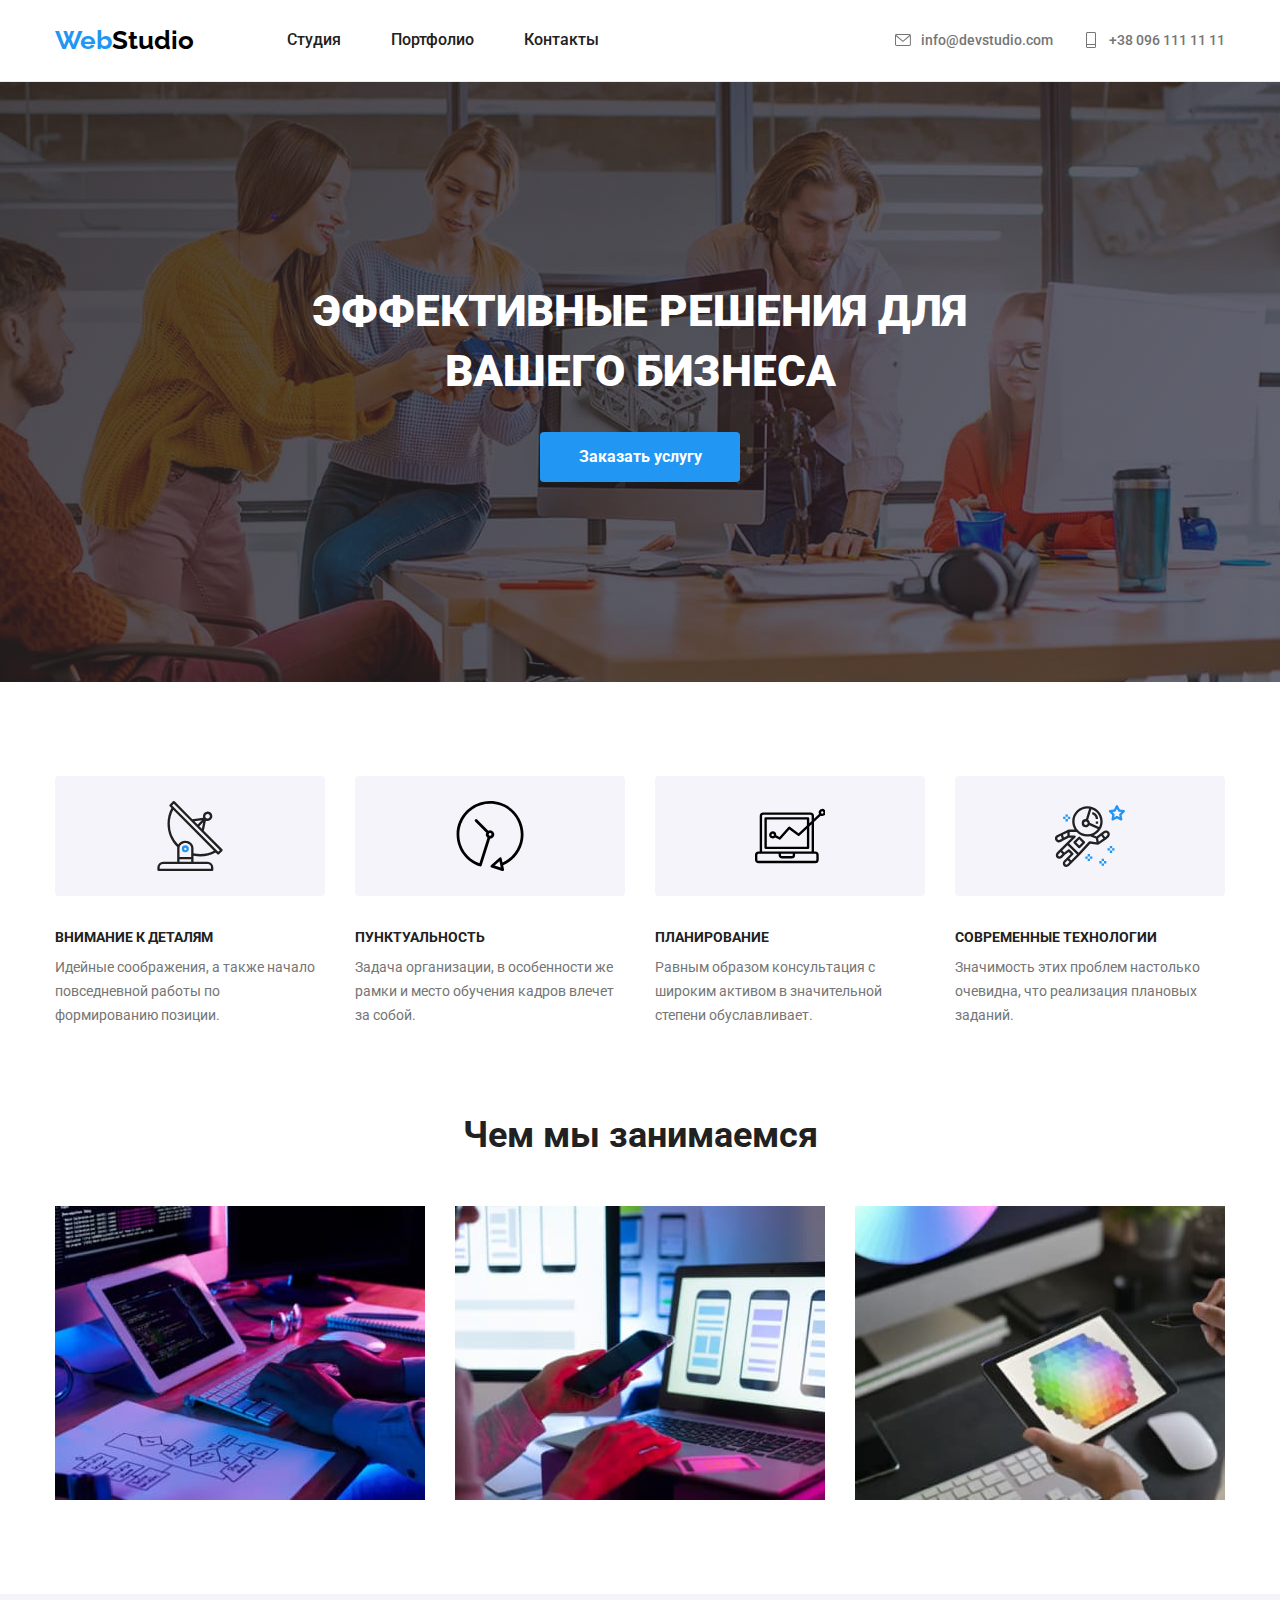
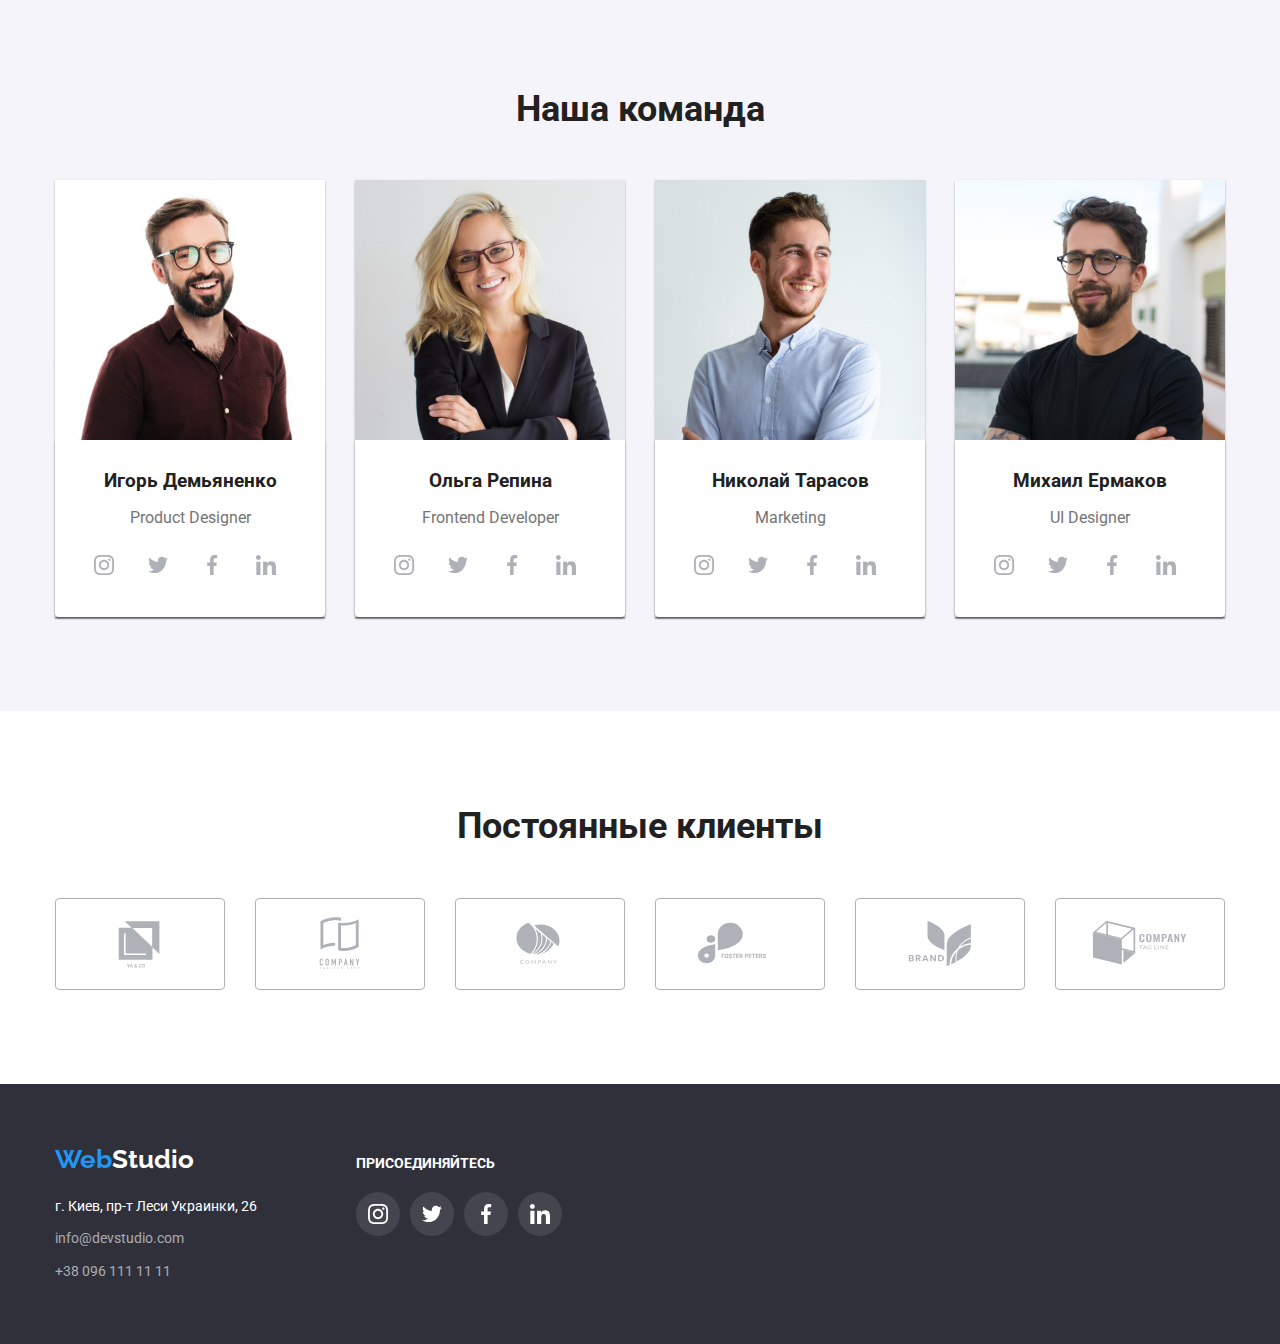
<file: index.html>
<!DOCTYPE html>
<html lang="en">
  <head>
    <meta charset="UTF-8" />
    <meta http-equiv="X-UA-Compatible" content="IE=edge" />
    <meta name="viewport" content="width=device-width, initial-scale=1.0" />
    <title>Главная</title>
    <link rel="preconnect" href="https://fonts.googleapis.com" />
    <link rel="preconnect" href="https://fonts.gstatic.com" crossorigin />
    <link
      href="https://fonts.googleapis.com/css2?family=Raleway:wght@700&family=Roboto:wght@400;500;700;900&display=swap"
      rel="stylesheet"
    />
    <link
      rel="stylesheet"
      href="https://cdnjs.cloudflare.com/ajax/libs/modern-normalize/1.1.0/modern-normalize.min.css"
    />
    <link rel="stylesheet" href="./css/styles.css" />
  </head>
  <body>
    <header class="header">
      <div class="container">
        <nav class="nav">
          <a href="./index.html" class="logotyp-head"
            ><span class="logotyp-web">Web</span>Studio</a
          >
          <ul class="head-links list">
            <li>
              <a href="index.html" class="head-names">Студия</a>
            </li>
            <li>
              <a href="./portfolio.html" class="head-names">Портфолио</a>
            </li>
            <li><a href="" class="head-names">Контакты</a></li>
          </ul>
        </nav>
        <!--contact section-->
        <ul class="head-contacts list">
          <li class="head-contacts-elements">
            <a href="mailto:info@devstudio.com" class="contact-head">
              <svg class="contact-head-icon">
                <use href="./images/sprite.svg#icon-envelopeok"></use></svg
              >info@devstudio.com</a
            >
          </li>
          <li class="head-contacts-elements">
            <a href="tel:+380961111111" class="contact-head"
              ><svg class="contact-head-icon">
                <use href="./images/sprite.svg#icon-telok"></use></svg
              >+38 096 111 11 11</a
            >
          </li>
        </ul>
      </div>
    </header>

    <main>
      <!--hero section-->
      <section class="hero-section">
        <div class="hero-container">
          <h1 class="hero-title">Эффективные решения для вашего бизнеса</h1>

          <button type="button" class="button-primary">Заказать услугу</button>
        </div>
      </section>

      <!--successes section-->
      <section class="section">
        <div class="container">
          <h2 class="hidden">Наши преимущества</h2>
          <ul class="successes-scroll list">
            <li class="successes-content">
              <div class="successes-icons">
                <svg class="icons">
                  <use href="./images/sprite.svg#icon-antenna"></use>
                </svg>
              </div>
              <h3 class="successes-title">Внимание к деталям</h3>
              <p class="successes-text">
                Идейные соображения, а также начало повседневной работы по
                формированию позиции.
              </p>
            </li>
            <li class="successes-content">
              <div class="successes-icons">
                <svg class="icons">
                  <use href="./images/sprite.svg#icon-watch"></use>
                </svg>
              </div>
              <h3 class="successes-title">Пунктуальность</h3>
              <p class="successes-text">
                Задача организации, в особенности же рамки и место обучения
                кадров влечет за собой.
              </p>
            </li>
            <li class="successes-content icon-diagram">
              <div class="successes-icons">
                <svg class="icons">
                  <use href="./images/sprite.svg#icon-diagrama"></use>
                </svg>
              </div>
              <h3 class="successes-title">Планирование</h3>
              <p class="successes-text">
                Равным образом консультация с широким активом в значительной
                степени обуславливает.
              </p>
            </li>
            <li class="successes-content">
              <div class="successes-icons">
                <svg class="icons">
                  <use href="./images/sprite.svg#icon-astronaut"></use>
                </svg>
              </div>
              <h3 class="successes-title">Современные технологии</h3>
              <p class="successes-text">
                Значимость этих проблем настолько очевидна, что реализация
                плановых заданий.
              </p>
            </li>
          </ul>
        </div>
      </section>
      <!--photo section-->
      <section class="section">
        <div class="container">
          <h2 class="section-title">Чем мы занимаемся</h2>
          <ul class="photo-links list">
            <li>
              <img src="images/laptop.jpg" alt="laptop" width="370" />
            </li>
            <li>
              <img src="images/phones.jpg" alt="phones" width="370" />
            </li>
            <li>
              <img src="images/mozaika.jpg" alt="mozaika" width="370" />
            </li>
          </ul>
        </div>
      </section>
      <!--team section-->
      <section class="section team-section">
        <div class="container">
          <h2 class="section-title">Наша команда</h2>
          <ul class="team-links list">
            <li>
              <article class="team-card">
                <img src="images/dem.jpg" alt="dem" width="270" />
                <div class="team-content">
                  <h3 class="team-name">Игорь Демьяненко</h3>
                  <p class="team-profession">Product Designer</p>
                  <div class="socials-content">
                    <ul class="socials list">
                      <li class="socials-item">
                        <a href="#" class="socials-link"
                          ><svg class="socials-img gray-img">
                            <use
                              href="./images/socials.svg#icon-instagramsvg"
                            ></use></svg
                        ></a>
                      </li>
                      <li class="socials-item">
                        <a href="#" class="socials-link"
                          ><svg class="socials-img gray-img">
                            <use
                              href="./images/socials.svg#icon-twittersvg"
                            ></use></svg
                        ></a>
                      </li>
                      <li class="socials-item">
                        <a href="#" class="socials-link"
                          ><svg class="socials-img gray-img">
                            <use
                              href="./images/socials.svg#icon-facebooksvg"
                            ></use></svg
                        ></a>
                      </li>
                      <li class="socials-item">
                        <a href="#" class="socials-link"
                          ><svg class="socials-img gray-img">
                            <use
                              href="./images/socials.svg#icon-linkedinsvg"
                            ></use></svg
                        ></a>
                      </li>
                    </ul>
                  </div>
                </div>
              </article>
            </li>
            <li>
              <article class="team-card">
                <img src="images/rep.jpg" alt="rep" width="270" />
                <div class="team-content">
                  <h3 class="team-name">Ольга Репина</h3>
                  <p class="team-profession">Frontend Developer</p>
                  <div class="socials-content">
                    <ul class="socials list">
                      <li class="socials-item">
                        <a href="#" class="socials-link"
                          ><svg class="socials-img gray-img">
                            <use
                              href="./images/socials.svg#icon-instagramsvg"
                            ></use></svg
                        ></a>
                      </li>
                      <li class="socials-item">
                        <a href="#" class="socials-link"
                          ><svg class="socials-img gray-img">
                            <use
                              href="./images/socials.svg#icon-twittersvg"
                            ></use></svg
                        ></a>
                      </li>
                      <li class="socials-item">
                        <a href="#" class="socials-link"
                          ><svg class="socials-img gray-img">
                            <use
                              href="./images/socials.svg#icon-facebooksvg"
                            ></use></svg
                        ></a>
                      </li>
                      <li class="socials-item">
                        <a href="#" class="socials-link"
                          ><svg class="socials-img gray-img">
                            <use
                              href="./images/socials.svg#icon-linkedinsvg"
                            ></use></svg
                        ></a>
                      </li>
                    </ul>
                  </div>
                </div>
              </article>
            </li>
            <li>
              <article class="team-card">
                <img src="images/tar.jpg" alt="tar" width="270" />
                <div class="team-content">
                  <h3 class="team-name">Николай Тарасов</h3>
                  <p class="team-profession">Marketing</p>
                  <div class="socials-content">
                    <ul class="socials list">
                      <li class="socials-item">
                        <a href="#" class="socials-link"
                          ><svg class="socials-img gray-img">
                            <use
                              href="./images/socials.svg#icon-instagramsvg"
                            ></use></svg
                        ></a>
                      </li>
                      <li class="socials-item">
                        <a href="#" class="socials-link"
                          ><svg class="socials-img gray-img">
                            <use
                              href="./images/socials.svg#icon-twittersvg"
                            ></use></svg
                        ></a>
                      </li>
                      <li class="socials-item">
                        <a href="#" class="socials-link"
                          ><svg class="socials-img gray-img">
                            <use
                              href="./images/socials.svg#icon-facebooksvg"
                            ></use></svg
                        ></a>
                      </li>
                      <li class="socials-item">
                        <a href="#" class="socials-link"
                          ><svg class="socials-img gray-img">
                            <use
                              href="./images/socials.svg#icon-linkedinsvg"
                            ></use></svg
                        ></a>
                      </li>
                    </ul>
                  </div>
                </div>
              </article>
            </li>
            <li>
              <article class="team-card">
                <img src="images/erm.jpg" alt="erm" width="270" />
                <div class="team-content">
                  <h3 class="team-name">Михаил Ермаков</h3>
                  <p class="team-profession">UI Designer</p>
                  <div class="socials-content">
                    <ul class="socials list">
                      <li class="socials-item">
                        <a href="#" class="socials-link"
                          ><svg class="socials-img gray-img">
                            <use
                              href="./images/socials.svg#icon-instagramsvg"
                            ></use></svg
                        ></a>
                      </li>
                      <li class="socials-item">
                        <a href="#" class="socials-link"
                          ><svg class="socials-img gray-img">
                            <use
                              href="./images/socials.svg#icon-twittersvg"
                            ></use></svg
                        ></a>
                      </li>
                      <li class="socials-item">
                        <a href="#" class="socials-link"
                          ><svg class="socials-img gray-img">
                            <use
                              href="./images/socials.svg#icon-facebooksvg"
                            ></use></svg
                        ></a>
                      </li>
                      <li class="socials-item">
                        <a href="#" class="socials-link"
                          ><svg class="socials-img gray-img">
                            <use
                              href="./images/socials.svg#icon-linkedinsvg"
                            ></use></svg
                        ></a>
                      </li>
                    </ul>
                  </div>
                </div>
              </article>
            </li>
          </ul>
        </div>
      </section>
      <section class="section">
        <div class="container">
          <h2 class="section-title">Постоянные клиенты</h2>
          <ul class="clients-section list">
            <li class="clients">
              <svg class="clients-icon">
                <use href="./images/sprite.svg#icon-company1"></use>
              </svg>
            </li>
            <li class="clients">
              <svg class="clients-icon">
                <use href="./images/sprite.svg#icon-company2"></use>
              </svg>
            </li>
            <li class="clients">
              <svg class="clients-icon">
                <use href="./images/sprite.svg#icon-company3"></use>
              </svg>
            </li>
            <li class="clients">
              <svg class="clients-icon">
                <use href="./images/sprite.svg#icon-company4"></use>
              </svg>
            </li>
            <li class="clients">
              <svg class="clients-icon">
                <use href="./images/sprite.svg#icon-company5"></use>
              </svg>
            </li>
            <li class="clients">
              <svg class="clients-icon">
                <use href="./images/sprite.svg#icon-company6"></use>
              </svg>
            </li>
          </ul>
        </div>
      </section>
    </main>

    <footer class="footer">
      <div class="container footer-containers">
        <div class="footer-contacts">
          <a href="" class="logotyp-footer"
            ><span class="logotyp-web">Web</span>Studio</a
          >
          <p class="address-footer">г. Киев, пр-т Леси Украинки, 26</p>
          <ul class="footer-contacts list">
            <li class="footer-mail-contact">
              <a href="mailto:info@devstudio.com" class="contact-footer"
                >info@devstudio.com</a
              >
            </li>
            <li>
              <a href="tel:+380961111111" class="contact-footer"
                >+38 096 111 11 11</a
              >
            </li>
          </ul>
        </div>

        <div class="footer-aside">
          <h3 class="successes-title color-aside">присоединяйтесь</h3>
          <ul class="socials list">
            <li class="socials-item">
              <a href="#" class="socials-link"
                ><svg class="socials-img">
                  <use href="./images/socials.svg#icon-instagramsvg"></use></svg
              ></a>
            </li>
            <li class="socials-item">
              <a href="#" class="socials-link"
                ><svg class="socials-img">
                  <use href="./images/socials.svg#icon-twittersvg"></use></svg
              ></a>
            </li>
            <li class="socials-item">
              <a href="#" class="socials-link"
                ><svg class="socials-img">
                  <use href="./images/socials.svg#icon-facebooksvg"></use></svg
              ></a>
            </li>
            <li class="socials-item">
              <a href="#" class="socials-link"
                ><svg class="socials-img">
                  <use href="./images/socials.svg#icon-linkedinsvg"></use></svg
              ></a>
            </li>
          </ul>
        </div>
      </div>
    </footer>
  </body>
</html>
</file>
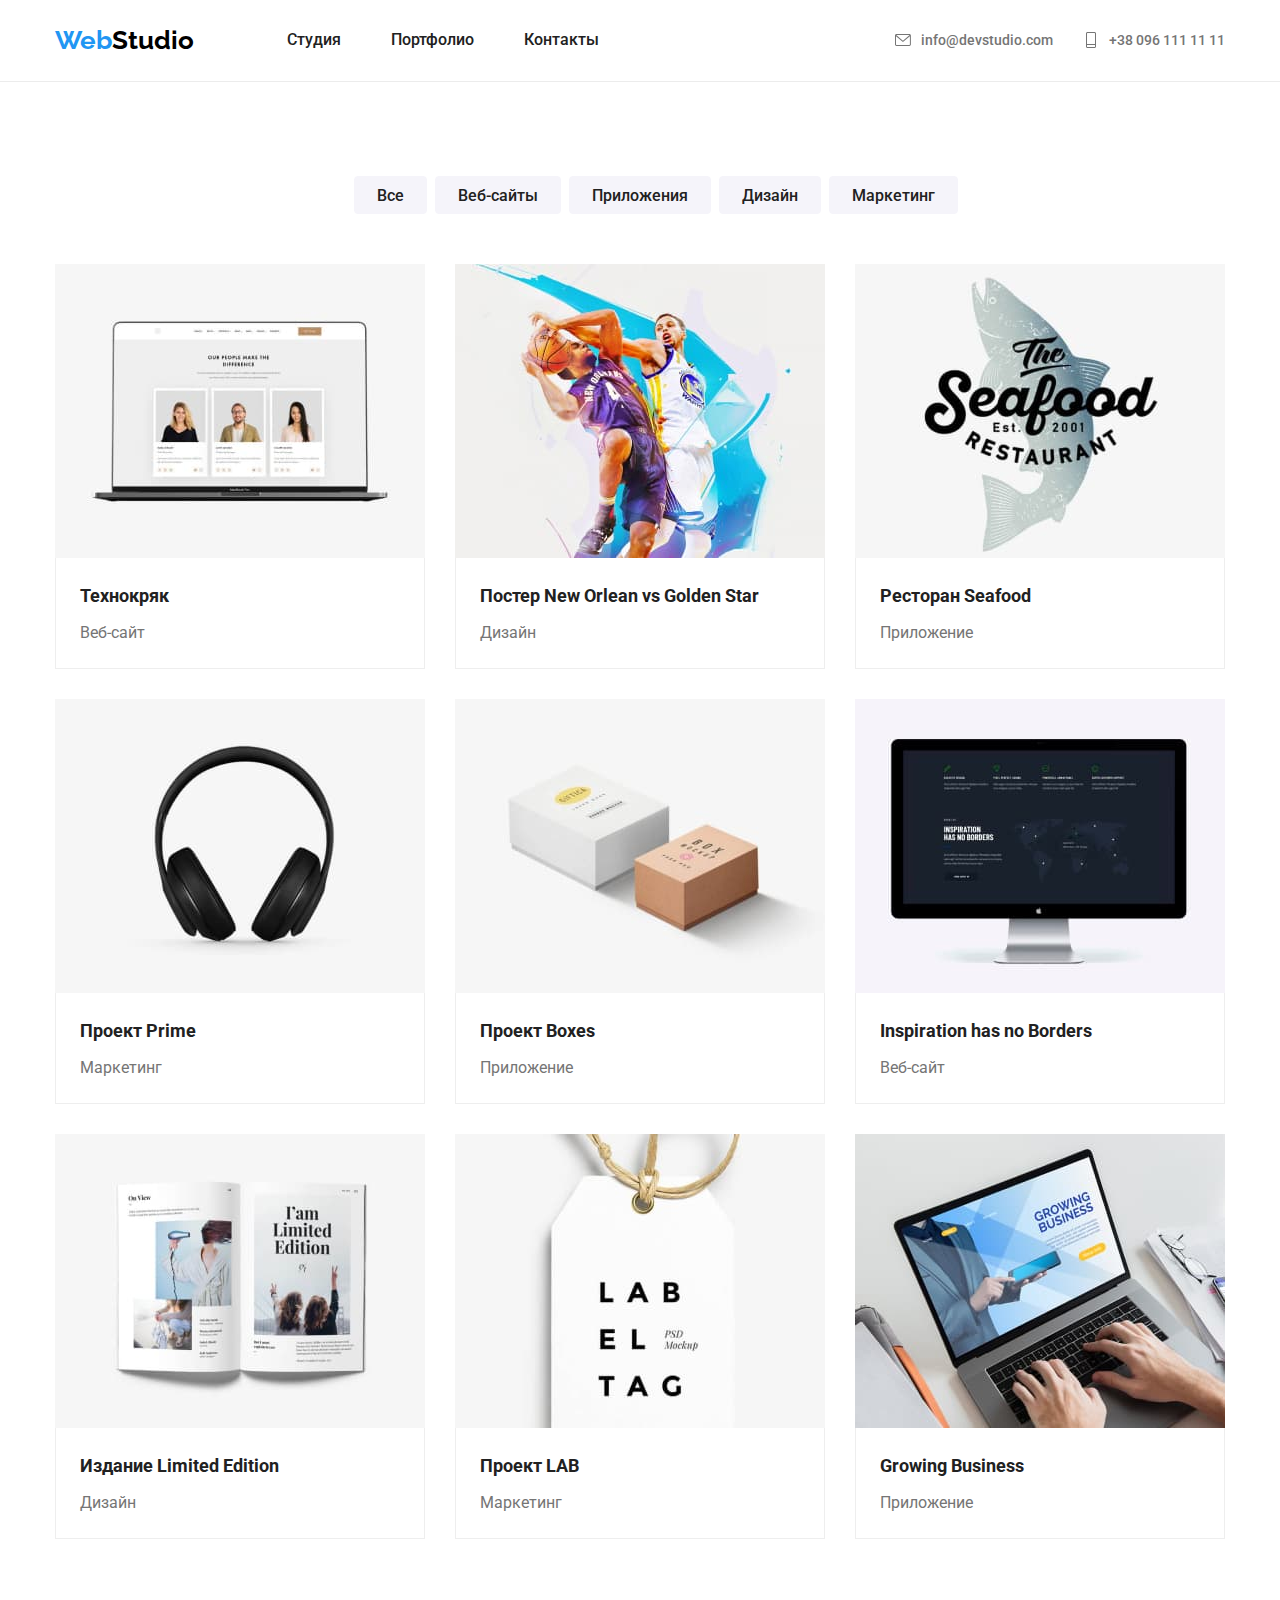
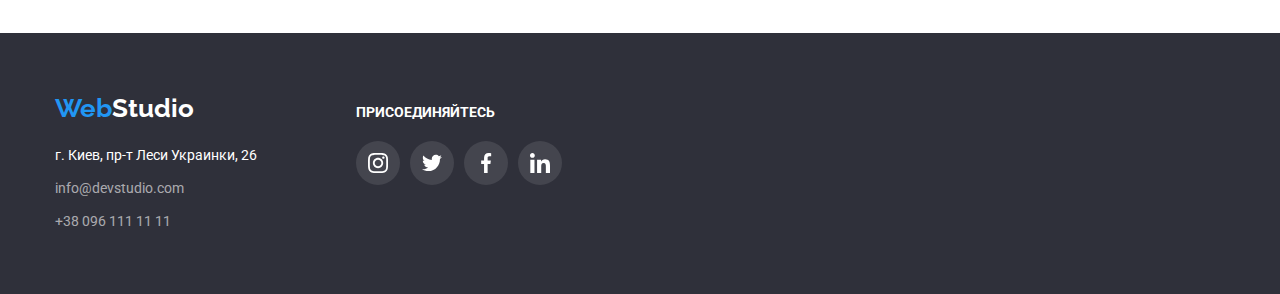
<file: portfolio.html>
<!DOCTYPE html>
<html lang="en">
  <head>
    <meta charset="UTF-8" />
    <meta http-equiv="X-UA-Compatible" content="IE=edge" />
    <meta name="viewport" content="width=device-width, initial-scale=1.0" />
    <title>Портфолио</title>
    <link rel="preconnect" href="https://fonts.googleapis.com" />
    <link rel="preconnect" href="https://fonts.gstatic.com" crossorigin />
    <link
      href="https://fonts.googleapis.com/css2?family=Raleway:wght@700&family=Roboto:wght@400;500;700;900&display=swap"
      rel="stylesheet"
    />
    <link
      rel="stylesheet"
      href="https://cdnjs.cloudflare.com/ajax/libs/modern-normalize/1.1.0/modern-normalize.min.css"
    />
    <link rel="stylesheet" href="./css/styles.css" />
  </head>
  <body>
    <header class="header">
      <div class="container">
        <nav class="nav">
          <a href="./index.html" class="logotyp-head"
            ><span class="logotyp-web">Web</span>Studio</a
          >
          <ul class="head-links list">
            <li>
              <a href="index.html" class="head-names">Студия</a>
            </li>
            <li>
              <a href="./portfolio.html" class="head-names">Портфолио</a>
            </li>
            <li><a href="" class="head-names">Контакты</a></li>
          </ul>
        </nav>
        <!--contact section-->
        <ul class="head-contacts list">
          <li class="head-contacts-elements">
            <a href="mailto:info@devstudio.com" class="contact-head">
              <svg class="contact-head-icon">
                <use href="./images/sprite.svg#icon-envelopeok"></use></svg
              >info@devstudio.com</a
            >
          </li>
          <li class="head-contacts-elements">
            <a href="tel:+380961111111" class="contact-head"
              ><svg class="contact-head-icon">
                <use href="./images/sprite.svg#icon-telok"></use></svg
              >+38 096 111 11 11</a
            >
          </li>
        </ul>
      </div>
    </header>

    <main class="section">
      <div class="container">
        <!--button group-->
        <nav class="button-section">
          <ul class="button-group list">
            <li><button type="button" class="button-element">Все</button></li>
            <li>
              <button type="button" class="button-element">Веб-сайты</button>
            </li>
            <li>
              <button type="button" class="button-element">Приложения</button>
            </li>
            <li>
              <button type="button" class="button-element">Дизайн</button>
            </li>
            <li>
              <button type="button" class="button-element">Маркетинг</button>
            </li>
          </ul>
        </nav>

        <!--advertising section-->
        <section>
          <h2 class="hidden">Наша реклама</h2>
          <ul class="advertising-section list">
            <li>
              <article class="advertising-block">
                <img src="images/krjak.jpg" alt="krjak" width="370" />
                <div class="advertising-content">
                  <h3 class="advertising-name">Технокряк</h3>
                  <p class="advertising-variety">Веб-сайт</p>
                </div>
              </article>
            </li>
            <li>
              <article class="advertising-block">
                <img src="images/basket.jpg" alt="basket" width="370" />
                <div class="advertising-content">
                  <h3 class="advertising-name">
                    Постер New Orlean vs Golden Star
                  </h3>
                  <p class="advertising-variety">Дизайн</p>
                </div>
              </article>
            </li>
            <li>
              <article class="advertising-block">
                <img src="images/seafood.jpg " alt="seafood" width="370" />
                <div class="advertising-content">
                  <h3 class="advertising-name">Ресторан Seafood</h3>
                  <p class="advertising-variety">Приложение</p>
                </div>
              </article>
            </li>
            <li>
              <article class="advertising-block">
                <img src="images/headphones.jpg" alt="headphones" width="370" />
                <div class="advertising-content">
                  <h3 class="advertising-name">Проект Prime</h3>
                  <p class="advertising-variety">Маркетинг</p>
                </div>
              </article>
            </li>
            <li>
              <article class="advertising-block">
                <img src="images/boxes.jpg" alt="boxes" width="370" />
                <div class="advertising-content">
                  <h3 class="advertising-name">Проект Boxes</h3>
                  <p class="advertising-variety">Приложение</p>
                </div>
              </article>
            </li>
            <li>
              <article class="advertising-block">
                <img src="images/monitor.jpg" alt="monitor" width="370" />
                <div class="advertising-content">
                  <h3 class="advertising-name">Inspiration has no Borders</h3>
                  <p class="advertising-variety">Веб-сайт</p>
                </div>
              </article>
            </li>
            <li>
              <article class="advertising-block">
                <img src="images/journal.jpg" alt="journal" width="370" />
                <div class="advertising-content">
                  <h3 class="advertising-name">Издание Limited Edition</h3>
                  <p class="advertising-variety">Дизайн</p>
                </div>
              </article>
            </li>
            <li>
              <article class="advertising-block">
                <img src="images/lab.jpg" alt="lab" width="370" />
                <div class="advertising-content">
                  <h3 class="advertising-name">Проект LAB</h3>
                  <p class="advertising-variety">Маркетинг</p>
                </div>
              </article>
            </li>
            <li>
              <article class="advertising-block">
                <img src="images/growing.jpg" alt="growing" width="370" />
                <div class="advertising-content">
                  <h3 class="advertising-name">Growing Business</h3>
                  <p class="advertising-variety">Приложение</p>
                </div>
              </article>
            </li>
          </ul>
        </section>
      </div>
    </main>

    <footer class="footer">
      <div class="container footer-containers">
        <div class="footer-contacts">
          <a href="" class="logotyp-footer"
            ><span class="logotyp-web">Web</span>Studio</a
          >
          <p class="address-footer">г. Киев, пр-т Леси Украинки, 26</p>
          <ul class="footer-contacts list">
            <li class="footer-mail-contact">
              <a href="mailto:info@devstudio.com" class="contact-footer"
                >info@devstudio.com</a
              >
            </li>
            <li>
              <a href="tel:+380961111111" class="contact-footer"
                >+38 096 111 11 11</a
              >
            </li>
          </ul>
        </div>

        <div class="footer-aside">
          <h3 class="successes-title color-aside">присоединяйтесь</h3>
          <ul class="socials list">
            <li class="socials-item">
              <a href="#" class="socials-link"
                ><svg class="socials-img">
                  <use href="./images/socials.svg#icon-instagramsvg"></use></svg
              ></a>
            </li>
            <li class="socials-item">
              <a href="#" class="socials-link"
                ><svg class="socials-img">
                  <use href="./images/socials.svg#icon-twittersvg"></use></svg
              ></a>
            </li>
            <li class="socials-item">
              <a href="#" class="socials-link"
                ><svg class="socials-img">
                  <use href="./images/socials.svg#icon-facebooksvg"></use></svg
              ></a>
            </li>
            <li class="socials-item">
              <a href="#" class="socials-link"
                ><svg class="socials-img">
                  <use href="./images/socials.svg#icon-linkedinsvg"></use></svg
              ></a>
            </li>
          </ul>
        </div>
      </div>
    </footer>
  </body>
</html>
</file>
<file: css/styles.css>
html {
  box-sizing: border-box;
}
*,
*::before,
*::after {
  box-sizing: border-box;
}

:root {
  --primary-text-color: #757575;
  --title-text-color: #212121;
  --accent-color: #fff;
  --specific-color: #2196f3;

  --primary-bg-color: #fff;
  --accent-bg-color: #2f303a;
  --specific-bg-color: #f5f4fa;
}
body {
  color: var(--primary-text-color);
  background: var(--primary-bg-color);
  font-family: Roboto, sans-serif;
}
.list {
  list-style: none;
}
img {
  display: inline-block;
  max-width: 100%;
  height: auto;
  vertical-align: bottom;
}

/* header */

.container {
  margin-left: auto;
  margin-right: auto;
  width: 1170px;
}
.header {
  background: var(--accent-color);
  border-bottom: 1px solid #ececec;
  padding: 25px 0;
}
.header > .container {
  display: flex;
  justify-content: space-between;
}
.nav,
.head-links,
.head-contacts {
  display: flex;
  align-items: center;
  
}

.logotyp-head,
.logotyp-web,
.logotyp-footer {
  font-family: Raleway;
  font-weight: 700;
  font-size: 26px;
  line-height: 1.19;
}
.logotyp-head {
  color: #000;
  margin-right: 93px;
  text-decoration: none;
}
.logotyp-web {
  color: var(--specific-color);
}
.head-links {
  font-weight: 500;
  line-height: 16px;
  margin: 0px;
  padding: 0px;
}
.head-names {
  color: var(--title-text-color);
  text-decoration: none;
  margin-right: 50px;
}

.head-names:hover,
.head-names:focus {
  color: var(--specific-color);
}

/*head-contacts*/
.head-contacts {
  margin: 0px;
  padding: 0px;
}
.head-contacts-elements {
  margin-left: 30px;
}
.contact-head-icon {
  width: 16px;
  height: 16px;
  fill: var(--primary-text-color);
  margin-right: 10px;
}
.contact-head {
  color: var(--primary-text-color);
  font-size: 14px;
  font-weight: 500;
  line-height: 16px;
  text-decoration: none;
  margin: 0;
  display: flex;
  align-items: center;
}

.contact-head:hover,
.contact-head:focus {
  color: var(--specific-color);
} 
.contact-head:hover .contact-head-icon,
.contact-head:focus .contact-head-icon{
fill: var(--specific-color);}

/* hero */
.hero-section {
  background-color: var(--accent-bg-color);
  text-align: center;
  max-width: 1600px;
  height: 600px;
  background-image: linear-gradient( 125deg, rgba(49, 43, 43, 0.7), rgba(47, 48, 58, 0.4)),
   url("../images/Imgfon.jpg");
  background-position: center; 
  background-repeat: no-repeat;
  background-size: cover;
}
.hero-container {
  padding: 200px;
}
.hero-title {
  margin: 0 auto 30px auto;
  width: 696px;
  color: var(--accent-color);
  font-weight: 900;
  font-size: 44px;
  line-height: 1.36;
  text-transform: uppercase;
}
.button-primary {
  color: var(--accent-color);
  background: var(--specific-color);
  font-weight: 700;
  font-size: 16px;
  line-height: 1.88px;
  cursor: pointer;
  width: 200px;
  height: 50px;
  border: none;
  border-radius: 4px;
}
/* sections */
h2,
h3 {
  color: var(--title-text-color);
  font-weight: 700;
}
.hidden {
  display: none;
}
.section-title {
  margin-top: 0px;
  margin-bottom: 50px;
  font-size: 36px;
  line-height: 1.17;
  text-align: center;
}
.section {
  padding-top: 94px;
  padding-bottom: 94px;
}
.successes-title {
  font-size: 14px;
  line-height: 1.14;
  margin-top: 0px;
  margin-bottom: 10px;
  text-transform: uppercase;
}

.successes-scroll {
  margin: 0px;
  padding: 0px;
  display: flex;
  justify-content: space-between;
}
.successes-content {
  width: 270px;
  height: 120px;
  margin-bottom: 30px;
  background-color: var(--specific-bg-color);
  background-size: auto;
  background-repeat: no-repeat;
  background-position: center;
  border-radius: 4px;
}
.successes-icons {
  padding: 25px 100px;
  margin-bottom: 30px;
}
.icons {
  width: 70px;
  height: 70px;
}

.successes-text {
  font-weight: 400;
  font-size: 14px;
  line-height: 1.71;
  margin-top: 0px;
  margin-bottom: 0px;
  height: 75px;
}

.photo-links {
  margin-top: 0px;
  margin-bottom: 0px;
  display: flex;
  justify-content: space-between;
  padding: 0px;
}
.team-section {
  background: var(--specific-bg-color);
}
.team-card {
  box-shadow: 0px 2px 1px 0px #00000033,
  0px 1px 1px 0px #00000024,
  0px 1px 3px 0px #0000001F;
} 
.team-links {
  color: var(--title-text-color);
  font-weight: 500;
  font-size: 16px;
  line-height: 1.19;
  margin-top: 0px;
  margin-bottom: 0px;
  display: flex;
  justify-content: space-between;
  padding: 0px;
}
.team-content {
  background: var(--accent-color);
  padding-top: 30px;
  padding-bottom: 30px;
  box-shadow: 0px 1px 3px rgba(0, 0, 0, 0.12), 0px 1px 1px rgba(0, 0, 0, 0.14),
    0px 2px 1px rgba(0, 0, 0, 0.2);
  border-radius: 0px 0px 4px 4px;
}
.team-name {
  margin-top: 0px;
  margin-bottom: 10px;
  text-align: center;
}
.team-profession {
  color: var(--primary-text-color);
  font-weight: 400;
  font-size: 16px;
  line-height: 1.19;
  text-align: center;
  margin-bottom: 16px;
}
.clients-section {
  display: flex;
  justify-content: space-between;
  align-items: center;
  margin: 0px;
  padding: 0px;
}
.clients {
  width: 170px;
  height: 92px;
  display: flex;
  justify-content: center;
  align-items: center;
  border: 1px solid #AFB1B8;
  box-sizing: border-box;
  border-radius: 4px;
}
.clients-icon {
  width: 106px;
  height: 60px;
  margin: 0;
  fill: #AFB1B8;;
}
.clients:hover,
.clients:focus {
  border: 2px solid var(--specific-color);
}
.clients:hover .clients-icon,
.clients:focus .clients-icon   {
  fill: var(--specific-color);
}

/* portfolio */
.portfolio-name {
  color: var(--title-text-color);
}
.portfolio-name:hover,
.portfolio-name:focus {
  color: var(--specific-color);
}
.portfolio-name.current {
  color: var(--specific-color);
}

.button-section > .button-group {
  margin-top: 0px;
  margin-bottom: 20px;
  display: flex;
  justify-content: center;
}

.button-element {
  background: var(--specific-bg-color);
  color: var(--title-text-color);
  border: 1px solid var(--specific-bg-color);
  font-size: 16px;
  font-weight: 500;
  line-height: 1.63;
  cursor: pointer;
  border-radius: 4px;
  padding: 6px 22px;
  height: 38px;
  margin-right: 8px;
}
.button-element:hover,
.button-element:focus {
  color: var(--accent-color);
  background: var(--specific-color);
  box-shadow: 0px 2px 2px 0px #0000001F,
  0px 1px 2px 0px #00000014,
  0px 3px 1px 0px #0000001A;
  border: none;
}

.advertising-block {
  margin-top: 30px;
}
.advertising-block:hover,
.advertising-block:focus {
  box-shadow: 1px 4px 6px 0px #00000029,
  0px 4px 4px 0px #0000000F,
  0px 1px 1px 0px #0000001F;
}
.advertising-content {
  border-bottom: 1px solid #eeeeee;
  border-left: 1px solid #eeeeee;
  border-right: 1px solid #eeeeee;
  padding: 20px 24px;
}
.advertising-section {
  display: flex;
  flex-wrap: wrap;
  justify-content: space-between;
  padding: 0;
  margin: 0;
}
.advertising-name {
  color: var(--title-text-color);
  font-size: 18px;
  font-weight: 700;
  line-height: 2;
  text-decoration: none;
  margin:  0 0 4px;
}
.advertising-variety {
  color: var(--primary-text-color);
  text-decoration: none;
  font-size: 16px;
  font-style: normal;
  font-weight: 400;
  line-height: 1.88;
  margin: 0px;
}


/* footer */
.footer {
  background: var(--accent-bg-color);
  padding-top: 60px;
  padding-bottom: 60px;
}
.footer-containers {
  display: flex;
}
.logotyp-footer {
  color: var(--accent-color);
  font-weight: 700;
  font-size: 26px;
  line-height: 1.19;
  text-decoration: none;
}
.footer-contacts {
  padding: 0px;
  margin: 0px 70px 0px 0px;
  width: 231px;
}
.address-footer {
  color: var(--accent-color);
  font-weight: 400;
  font-size: 14px;
  line-height: 1.71;
  margin-bottom: 9px;
  margin-top: 20px;
}
.footer-mail-contact {
  margin-bottom: 9px;
}
.contact-footer {
  color: rgba(255, 255, 255, 0.6);
  font-weight: 400;
  font-size: 14px;
  line-height: 1.71;
  text-decoration: none;
}

.address-footer:hover,
.address-footer:focus {
  color: var(--specific-color);
}
.contact-footer:hover,
.contact-footer:focus {
  color: var(--specific-color);
}

.footer-aside {
  padding-top: 12px;
}
.color-aside {
  color: var(--accent-color);
  margin-bottom: 20px;
}
.socials {
  display: flex;
  justify-content: center;
  margin: 0 auto;
  padding: 0px;
}
.socials-link {
  display: flex;
  justify-content: center;
  align-items: center;
  width: 44px;
  height: 44px;
  border-radius: 50%;
  background-color: rgba(255, 255, 255, 0.1);
  margin-right: 10px;
}
.socials-link:hover {
  background-color: var(--specific-color);
}
.socials-img {
  width: 20px;
  height: 20px;
  fill: var(--accent-color);}

.gray-img {
    fill: #AFB1B8;
  }
.socials-link:hover .gray-img,
.socials-link:focus .gray-img {
    fill: var(--accent-color);
}
</file>
